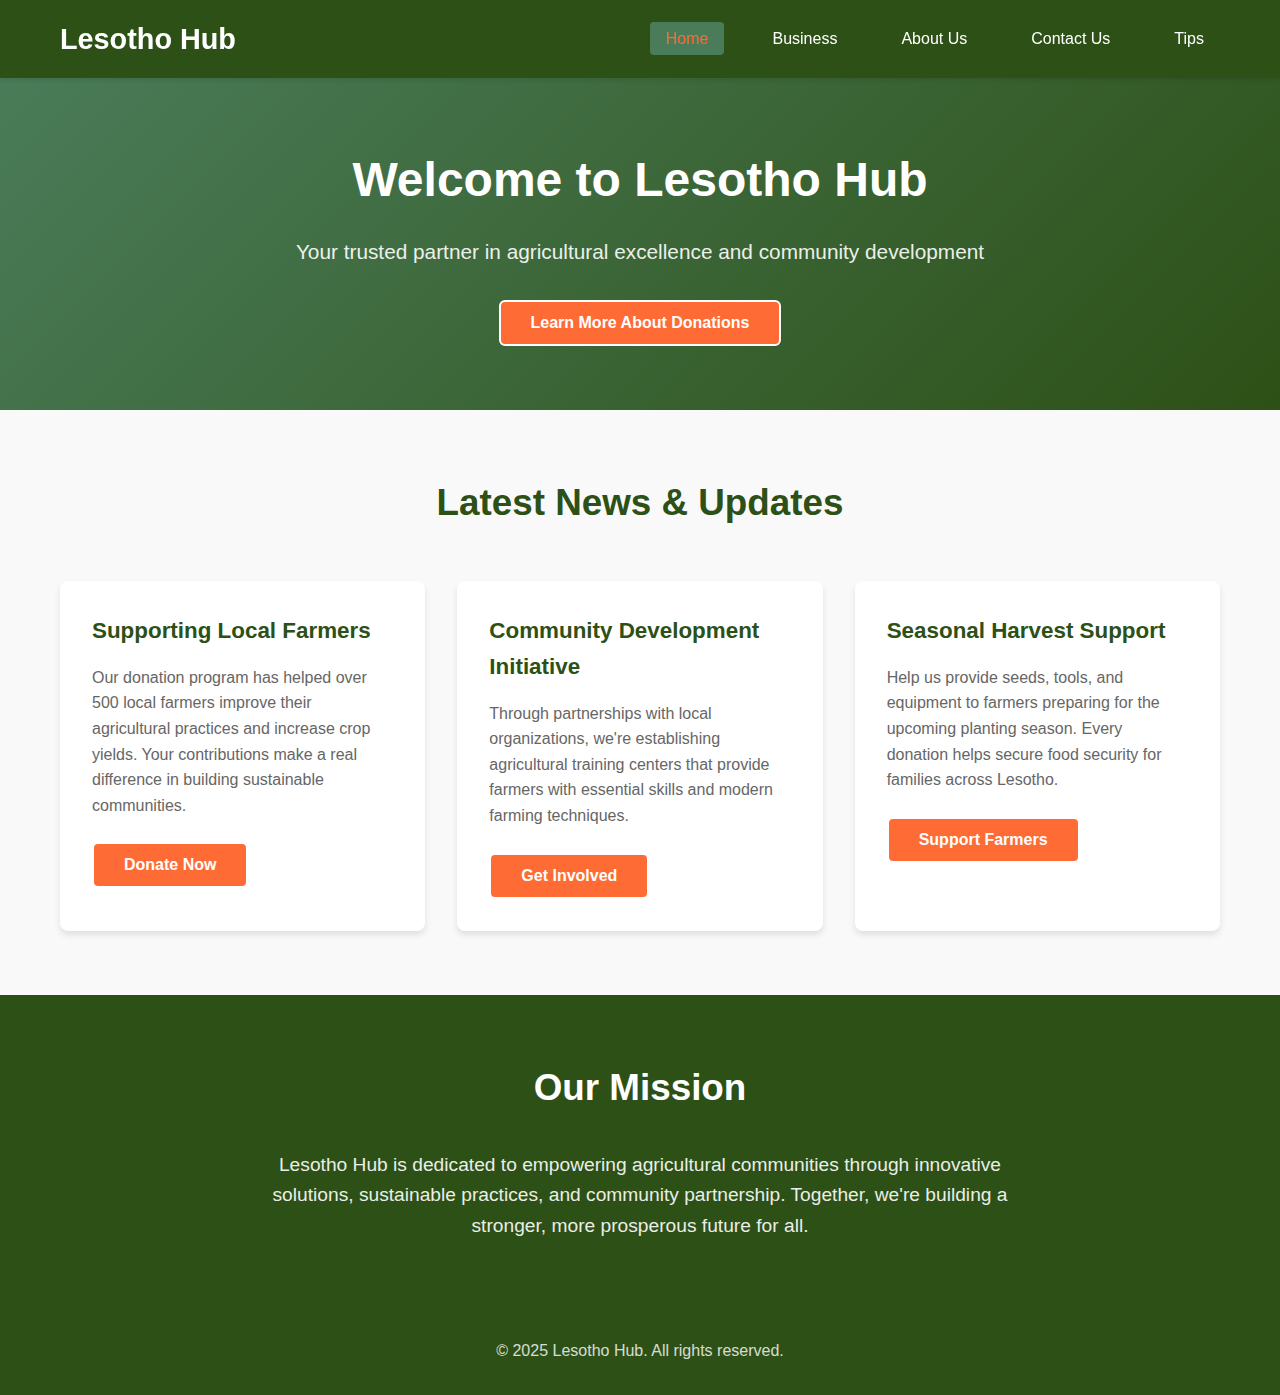
<file: index.html>
<!DOCTYPE html>
<html lang="en">
<head>
    <meta charset="UTF-8">
    <meta name="viewport" content="width=device-width, initial-scale=1.0">
    <title>Lesotho Hub - Home</title>
    <link rel="stylesheet" href="style.css">
</head>
<body>
    <header>
        <div class="container">
            <div class="logo">
                <h1>Lesotho Hub</h1>
            </div>
            <nav>
                <ul>
                    <li><a href="index.html" class="active">Home</a></li>
                    <li><a href="/business">Business</a></li>
                    <li><a href="/about">About Us</a></li>
                    <li><a href="/contact">Contact Us</a></li>
                    <li><a href="/tips">Tips</a></li>
                </ul>
            </nav>
        </div>
    </header>

    <main>
        <section class="hero">
            <div class="container">
                <h2>Welcome to Lesotho Hub</h2>
                <p>Your trusted partner in agricultural excellence and community development</p>
                <button class="cta-button">Learn More About Donations</button>
            </div>
        </section>

        <section class="articles">
            <div class="container">
                <h2>Latest News & Updates</h2>
                <div class="articles-grid">
                    <article class="article-card">
                        <h3>Supporting Local Farmers</h3>
                        <p>Our donation program has helped over 500 local farmers improve their agricultural practices and increase crop yields. Your contributions make a real difference in building sustainable communities.</p>
                        <button class="article-button">Donate Now</button>
                    </article>
                    
                    <article class="article-card">
                        <h3>Community Development Initiative</h3>
                        <p>Through partnerships with local organizations, we're establishing agricultural training centers that provide farmers with essential skills and modern farming techniques.</p>
                        <button class="article-button">Get Involved</button>
                    </article>
                    
                    <article class="article-card">
                        <h3>Seasonal Harvest Support</h3>
                        <p>Help us provide seeds, tools, and equipment to farmers preparing for the upcoming planting season. Every donation helps secure food security for families across Lesotho.</p>
                        <button class="article-button">Support Farmers</button>
                    </article>
                </div>
            </div>
        </section>

        <section class="mission">
            <div class="container">
                <h2>Our Mission</h2>
                <p>Lesotho Hub is dedicated to empowering agricultural communities through innovative solutions, sustainable practices, and community partnership. Together, we're building a stronger, more prosperous future for all.</p>
            </div>
        </section>
    </main>

    <footer>
        <div class="container">
            <p>&copy; 2025 Lesotho Hub. All rights reserved.</p>
        </div>
    </footer>
</body>
</html>
</file>
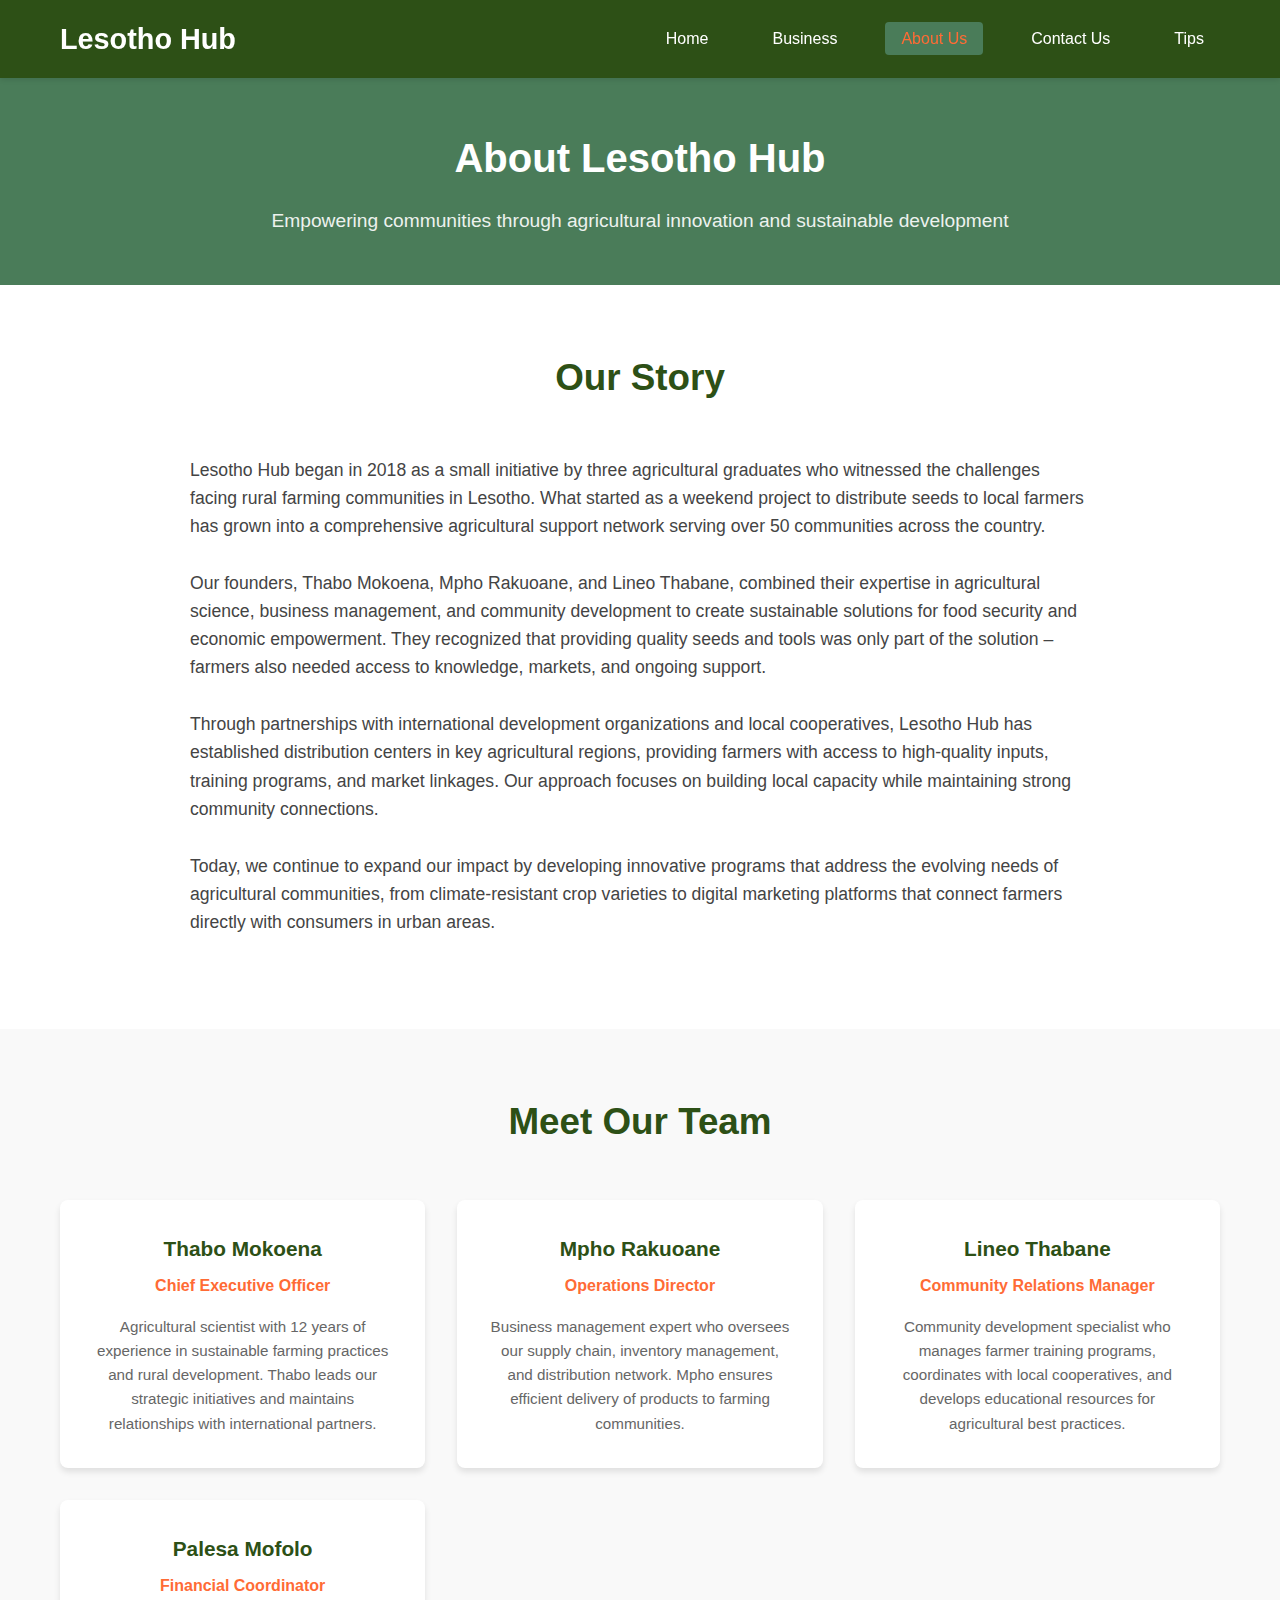
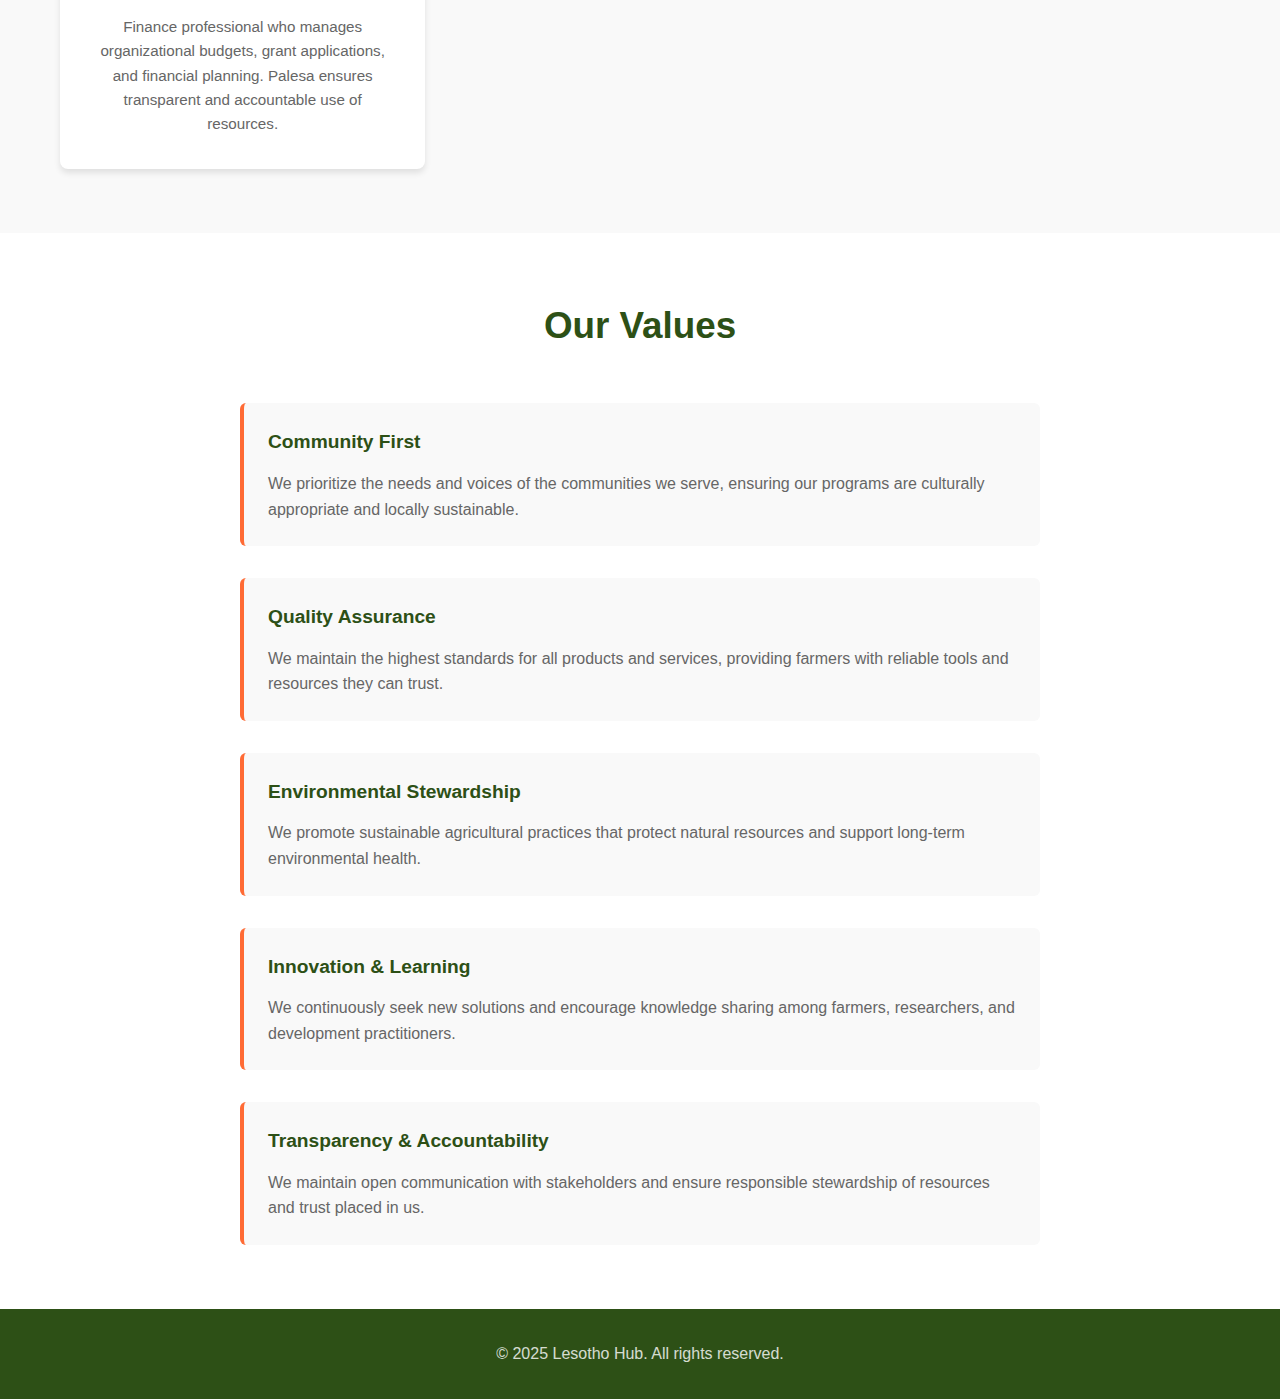
<file: about.html>
<!DOCTYPE html>
<html lang="en">
<head>
    <meta charset="UTF-8">
    <meta name="viewport" content="width=device-width, initial-scale=1.0">
    <title>Lesotho Hub - About Us</title>
    <link rel="stylesheet" href="style.css">
</head>
<body>
    <header>
        <div class="container">
            <div class="logo">
                <h1>Lesotho Hub</h1>
            </div>
            <nav>
                <ul>
                    <li><a href="/">Home</a></li>
                    <li><a href="/business">Business</a></li>
                    <li><a href="/about" class="active">About Us</a></li>
                    <li><a href="/contact">Contact Us</a></li>
                    <li><a href="/tips">Tips</a></li>
                </ul>
            </nav>
        </div>
    </header>

    <main>
        <section class="page-header">
            <div class="container">
                <h2>About Lesotho Hub</h2>
                <p>Empowering communities through agricultural innovation and sustainable development</p>
            </div>
        </section>

        <section class="company-story">
            <div class="container">
                <h2>Our Story</h2>
                <div class="story-content">
                    <p>Lesotho Hub began in 2018 as a small initiative by three agricultural graduates who witnessed the challenges facing rural farming communities in Lesotho. What started as a weekend project to distribute seeds to local farmers has grown into a comprehensive agricultural support network serving over 50 communities across the country.</p>
                    
                    <p>Our founders, Thabo Mokoena, Mpho Rakuoane, and Lineo Thabane, combined their expertise in agricultural science, business management, and community development to create sustainable solutions for food security and economic empowerment. They recognized that providing quality seeds and tools was only part of the solution – farmers also needed access to knowledge, markets, and ongoing support.</p>
                    
                    <p>Through partnerships with international development organizations and local cooperatives, Lesotho Hub has established distribution centers in key agricultural regions, providing farmers with access to high-quality inputs, training programs, and market linkages. Our approach focuses on building local capacity while maintaining strong community connections.</p>
                    
                    <p>Today, we continue to expand our impact by developing innovative programs that address the evolving needs of agricultural communities, from climate-resistant crop varieties to digital marketing platforms that connect farmers directly with consumers in urban areas.</p>
                </div>
            </div>
        </section>

        <section class="team">
            <div class="container">
                <h2>Meet Our Team</h2>
                <div class="team-grid">
                    <div class="team-member">
                        <h3>Thabo Mokoena</h3>
                        <h4>Chief Executive Officer</h4>
                        <p>Agricultural scientist with 12 years of experience in sustainable farming practices and rural development. Thabo leads our strategic initiatives and maintains relationships with international partners.</p>
                    </div>
                    
                    <div class="team-member">
                        <h3>Mpho Rakuoane</h3>
                        <h4>Operations Director</h4>
                        <p>Business management expert who oversees our supply chain, inventory management, and distribution network. Mpho ensures efficient delivery of products to farming communities.</p>
                    </div>
                    
                    <div class="team-member">
                        <h3>Lineo Thabane</h3>
                        <h4>Community Relations Manager</h4>
                        <p>Community development specialist who manages farmer training programs, coordinates with local cooperatives, and develops educational resources for agricultural best practices.</p>
                    </div>
                    
                    <div class="team-member">
                        <h3>Palesa Mofolo</h3>
                        <h4>Financial Coordinator</h4>
                        <p>Finance professional who manages organizational budgets, grant applications, and financial planning. Palesa ensures transparent and accountable use of resources.</p>
                    </div>
                </div>
            </div>
        </section>

        <section class="values">
            <div class="container">
                <h2>Our Values</h2>
                <div class="values-list">
                    <div class="value-item">
                        <h3>Community First</h3>
                        <p>We prioritize the needs and voices of the communities we serve, ensuring our programs are culturally appropriate and locally sustainable.</p>
                    </div>
                    
                    <div class="value-item">
                        <h3>Quality Assurance</h3>
                        <p>We maintain the highest standards for all products and services, providing farmers with reliable tools and resources they can trust.</p>
                    </div>
                    
                    <div class="value-item">
                        <h3>Environmental Stewardship</h3>
                        <p>We promote sustainable agricultural practices that protect natural resources and support long-term environmental health.</p>
                    </div>
                    
                    <div class="value-item">
                        <h3>Innovation & Learning</h3>
                        <p>We continuously seek new solutions and encourage knowledge sharing among farmers, researchers, and development practitioners.</p>
                    </div>
                    
                    <div class="value-item">
                        <h3>Transparency & Accountability</h3>
                        <p>We maintain open communication with stakeholders and ensure responsible stewardship of resources and trust placed in us.</p>
                    </div>
                </div>
            </div>
        </section>
    </main>

    <footer>
        <div class="container">
            <p>&copy; 2025 Lesotho Hub. All rights reserved.</p>
        </div>
    </footer>
</body>
</html>
</file>
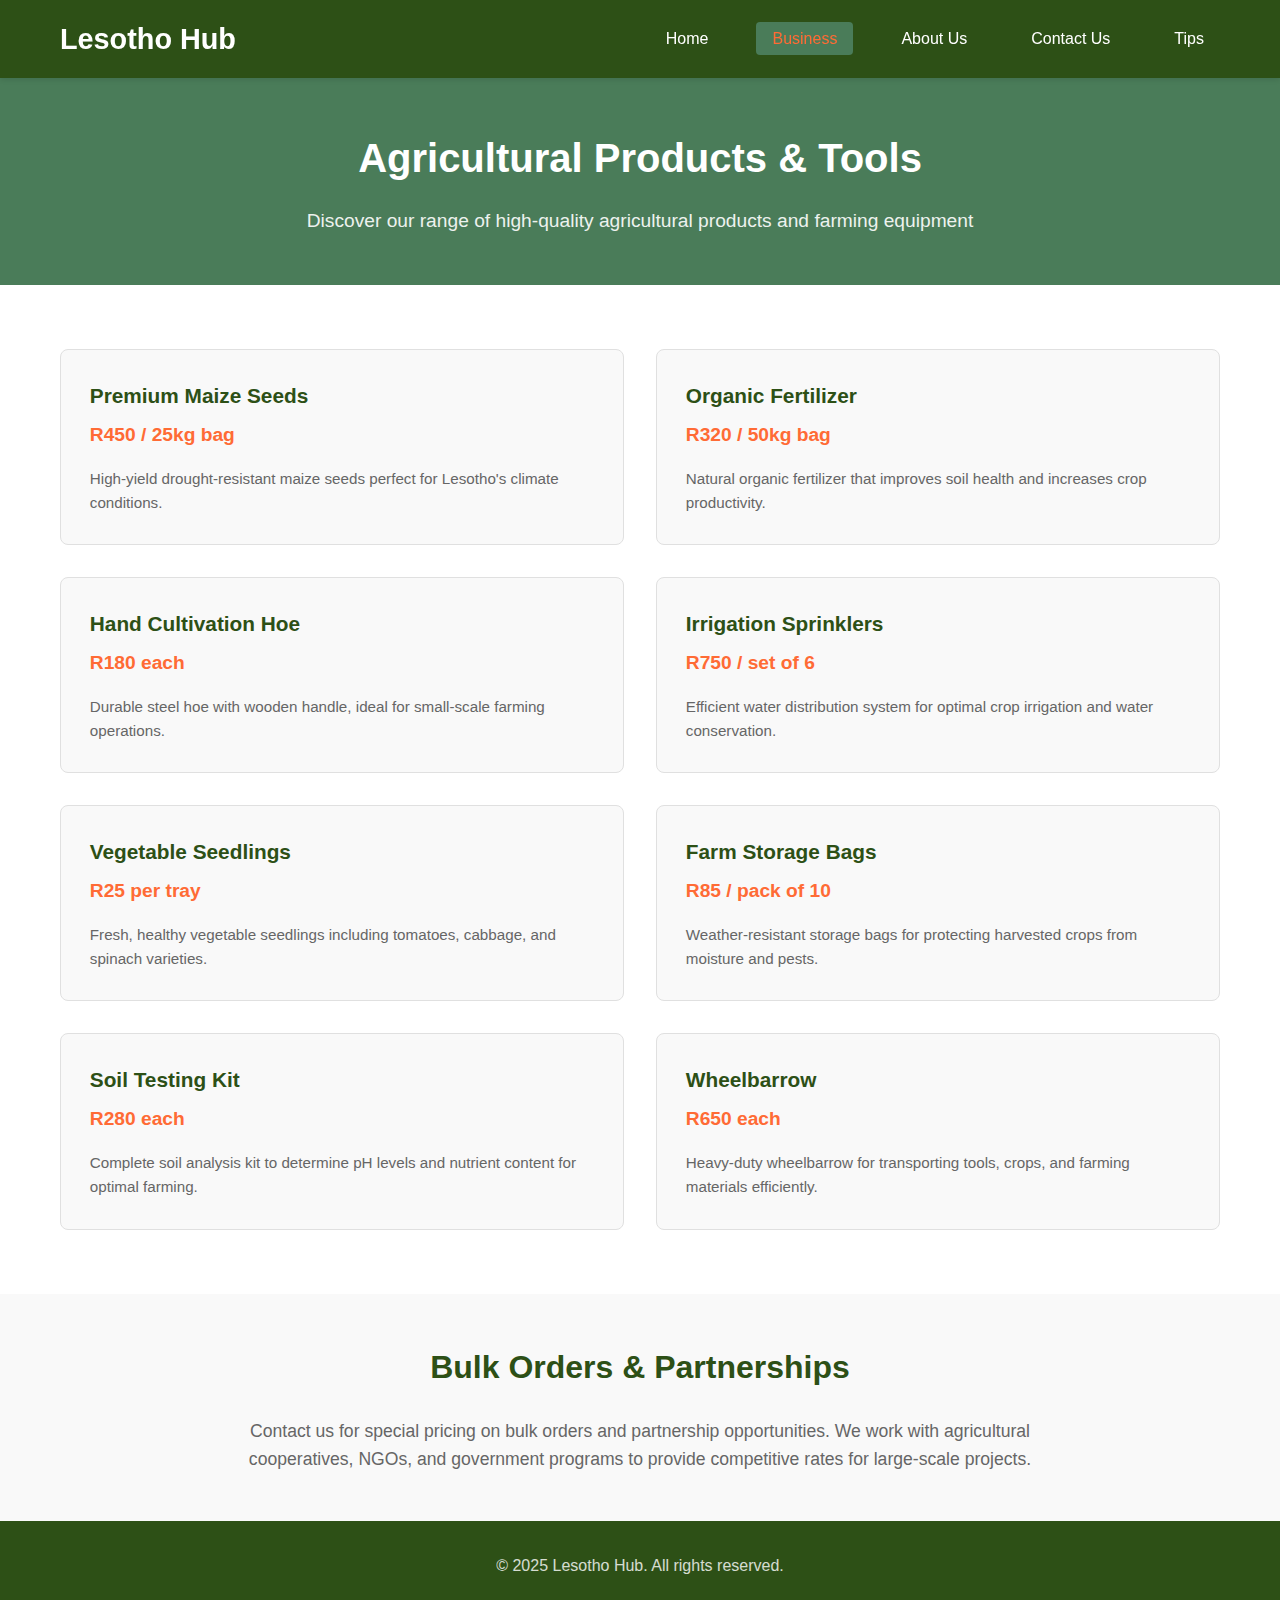
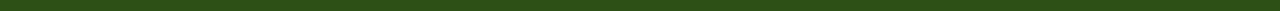
<file: business.html>
<!DOCTYPE html>
<html lang="en">
<head>
    <meta charset="UTF-8">
    <meta name="viewport" content="width=device-width, initial-scale=1.0">
    <title>Lesotho Hub - Business</title>
    <link rel="stylesheet" href="style.css">
</head>
<body>
    <header>
        <div class="container">
            <div class="logo">
                <h1>Lesotho Hub</h1>
            </div>
            <nav>
                <ul>
                    <li><a href="/">Home</a></li>
                    <li><a href="/business" class="active">Business</a></li>
                    <li><a href="/about">About Us</a></li>
                    <li><a href="/contact">Contact Us</a></li>
                    <li><a href="/tips">Tips</a></li>
                </ul>
            </nav>
        </div>
    </header>

    <main>
        <section class="page-header">
            <div class="container">
                <h2>Agricultural Products & Tools</h2>
                <p>Discover our range of high-quality agricultural products and farming equipment</p>
            </div>
        </section>

        <section class="products">
            <div class="container">
                <div class="products-grid">
                    <div class="product-card">
                        <h3>Premium Maize Seeds</h3>
                        <div class="price">R450 / 25kg bag</div>
                        <p>High-yield drought-resistant maize seeds perfect for Lesotho's climate conditions.</p>
                    </div>
                    
                    <div class="product-card">
                        <h3>Organic Fertilizer</h3>
                        <div class="price">R320 / 50kg bag</div>
                        <p>Natural organic fertilizer that improves soil health and increases crop productivity.</p>
                    </div>
                    
                    <div class="product-card">
                        <h3>Hand Cultivation Hoe</h3>
                        <div class="price">R180 each</div>
                        <p>Durable steel hoe with wooden handle, ideal for small-scale farming operations.</p>
                    </div>
                    
                    <div class="product-card">
                        <h3>Irrigation Sprinklers</h3>
                        <div class="price">R750 / set of 6</div>
                        <p>Efficient water distribution system for optimal crop irrigation and water conservation.</p>
                    </div>
                    
                    <div class="product-card">
                        <h3>Vegetable Seedlings</h3>
                        <div class="price">R25 per tray</div>
                        <p>Fresh, healthy vegetable seedlings including tomatoes, cabbage, and spinach varieties.</p>
                    </div>
                    
                    <div class="product-card">
                        <h3>Farm Storage Bags</h3>
                        <div class="price">R85 / pack of 10</div>
                        <p>Weather-resistant storage bags for protecting harvested crops from moisture and pests.</p>
                    </div>
                    
                    <div class="product-card">
                        <h3>Soil Testing Kit</h3>
                        <div class="price">R280 each</div>
                        <p>Complete soil analysis kit to determine pH levels and nutrient content for optimal farming.</p>
                    </div>
                    
                    <div class="product-card">
                        <h3>Wheelbarrow</h3>
                        <div class="price">R650 each</div>
                        <p>Heavy-duty wheelbarrow for transporting tools, crops, and farming materials efficiently.</p>
                    </div>
                </div>
            </div>
        </section>

        <section class="business-info">
            <div class="container">
                <h2>Bulk Orders & Partnerships</h2>
                <p>Contact us for special pricing on bulk orders and partnership opportunities. We work with agricultural cooperatives, NGOs, and government programs to provide competitive rates for large-scale projects.</p>
            </div>
        </section>
    </main>

    <footer>
        <div class="container">
            <p>&copy; 2025 Lesotho Hub. All rights reserved.</p>
        </div>
    </footer>
</body>
</html>
</file>
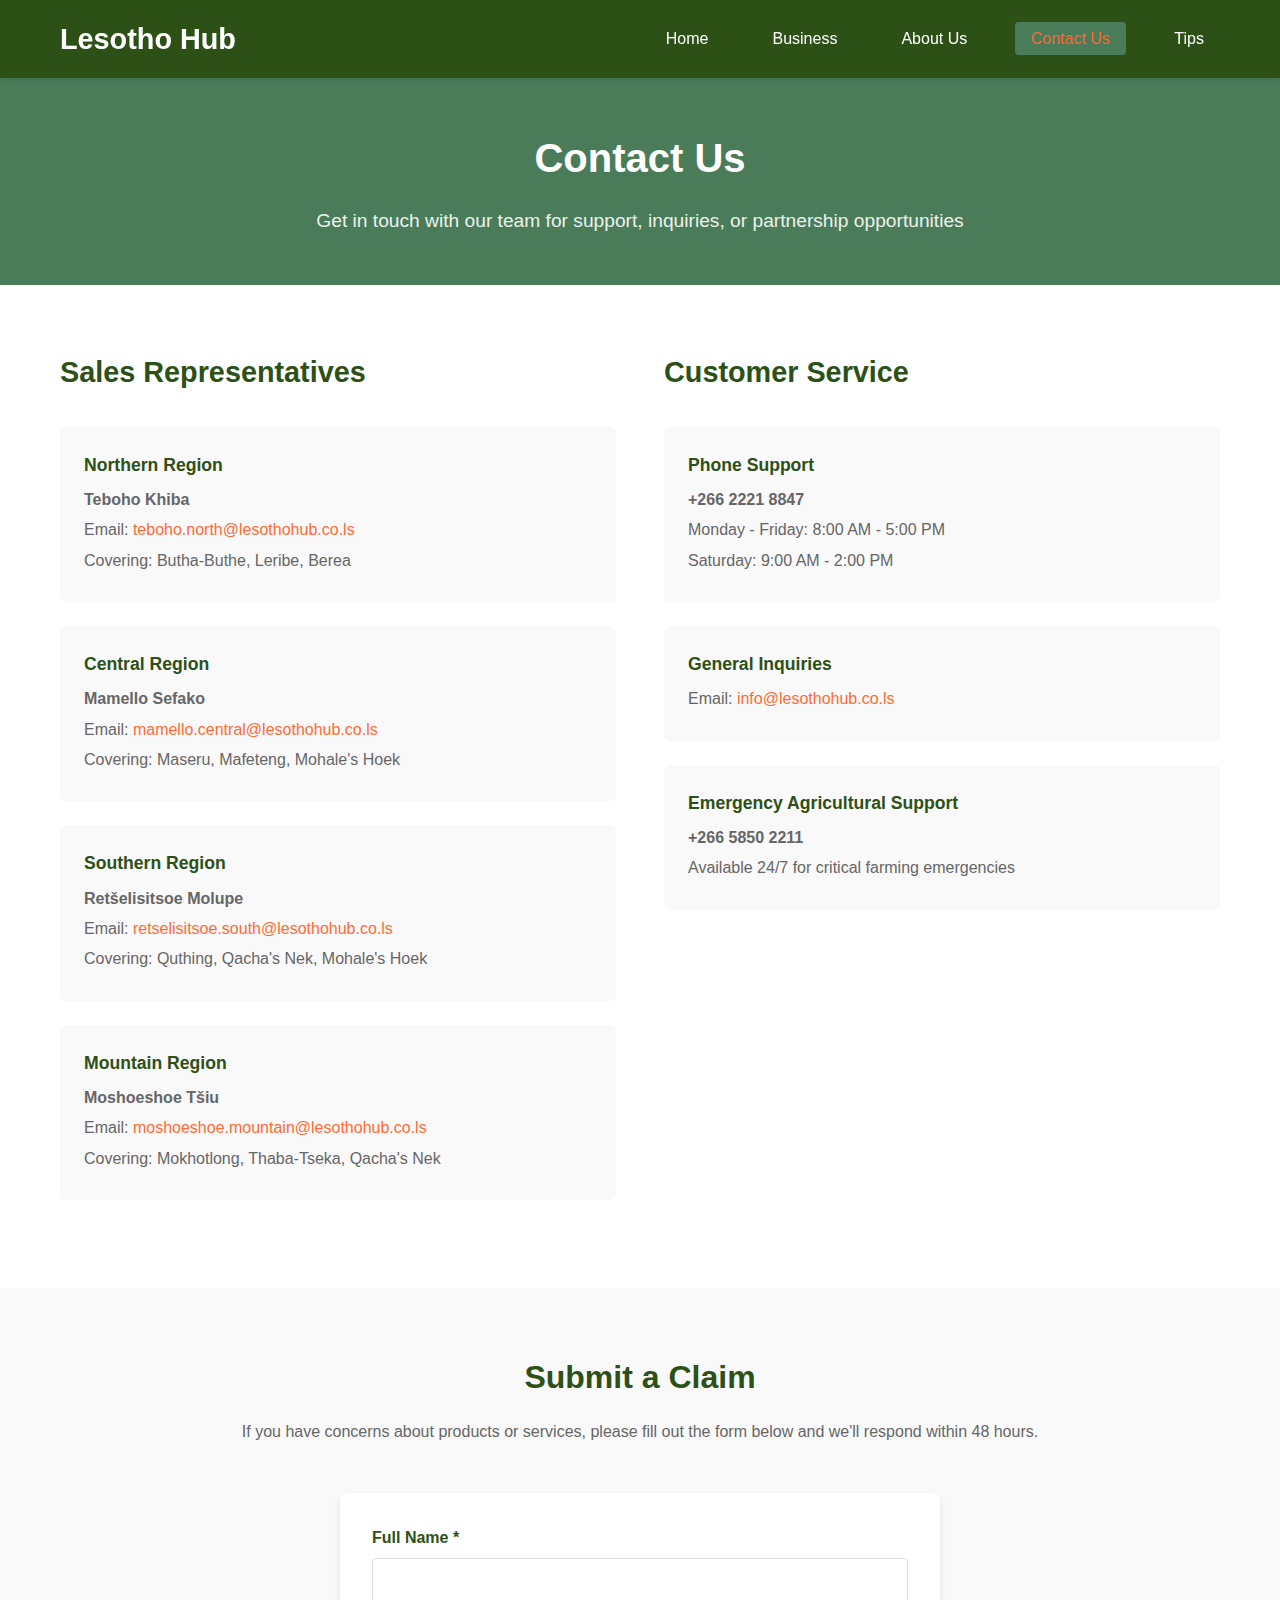
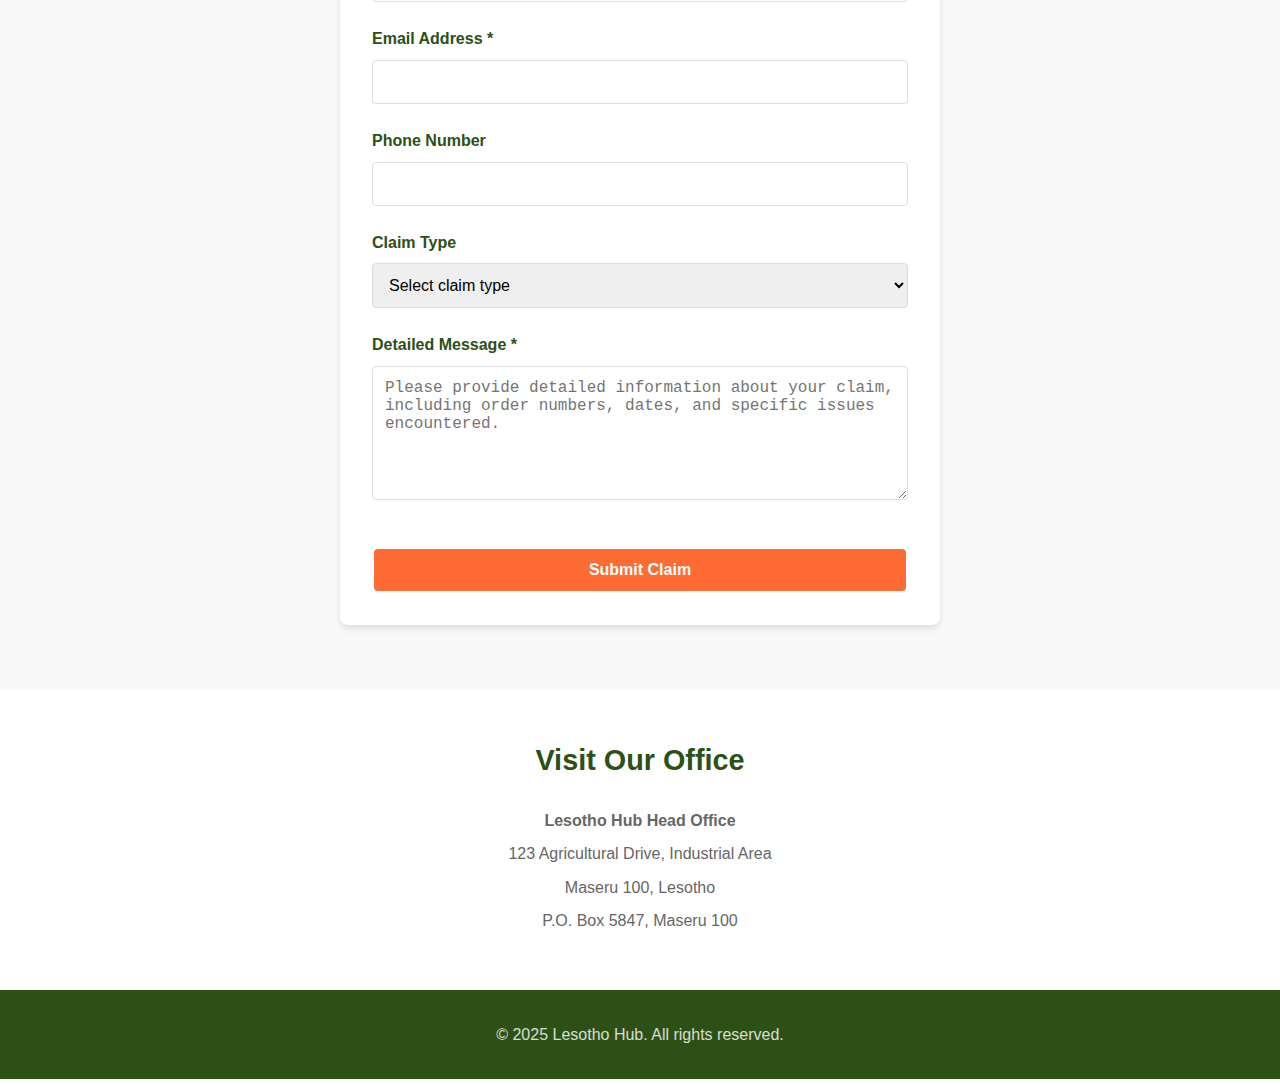
<file: contact.html>
<!DOCTYPE html>
<html lang="en">
<head>
    <meta charset="UTF-8">
    <meta name="viewport" content="width=device-width, initial-scale=1.0">
    <title>Lesotho Hub - Contact Us</title>
    <link rel="stylesheet" href="style.css">
</head>
<body>
    <header>
        <div class="container">
            <div class="logo">
                <h1>Lesotho Hub</h1>
            </div>
            <nav>
                <ul>
                    <li><a href="/">Home</a></li>
                    <li><a href="/business">Business</a></li>
                    <li><a href="/about">About Us</a></li>
                    <li><a href="/contact" class="active">Contact Us</a></li>
                    <li><a href="/tips">Tips</a></li>
                </ul>
            </nav>
        </div>
    </header>

    <main>
        <section class="page-header">
            <div class="container">
                <h2>Contact Us</h2>
                <p>Get in touch with our team for support, inquiries, or partnership opportunities</p>
            </div>
        </section>

        <section class="contact-info">
            <div class="container">
                <div class="contact-grid">
                    <div class="contact-section">
                        <h2>Sales Representatives</h2>
                        <div class="contact-details">
                            <div class="contact-person">
                                <h3>Northern Region</h3>
                                <p><strong>Teboho Khiba</strong></p>
                                <p>Email: <a href="mailto:teboho.north@lesothohub.co.ls">teboho.north@lesothohub.co.ls</a></p>
                                <p>Covering: Butha-Buthe, Leribe, Berea</p>
                            </div>
                            
                            <div class="contact-person">
                                <h3>Central Region</h3>
                                <p><strong>Mamello Sefako</strong></p>
                                <p>Email: <a href="mailto:mamello.central@lesothohub.co.ls">mamello.central@lesothohub.co.ls</a></p>
                                <p>Covering: Maseru, Mafeteng, Mohale's Hoek</p>
                            </div>
                            
                            <div class="contact-person">
                                <h3>Southern Region</h3>
                                <p><strong>Retšelisitsoe Molupe</strong></p>
                                <p>Email: <a href="mailto:retselisitsoe.south@lesothohub.co.ls">retselisitsoe.south@lesothohub.co.ls</a></p>
                                <p>Covering: Quthing, Qacha's Nek, Mohale's Hoek</p>
                            </div>
                            
                            <div class="contact-person">
                                <h3>Mountain Region</h3>
                                <p><strong>Moshoeshoe Tšiu</strong></p>
                                <p>Email: <a href="mailto:moshoeshoe.mountain@lesothohub.co.ls">moshoeshoe.mountain@lesothohub.co.ls</a></p>
                                <p>Covering: Mokhotlong, Thaba-Tseka, Qacha's Nek</p>
                            </div>
                        </div>
                    </div>

                    <div class="contact-section">
                        <h2>Customer Service</h2>
                        <div class="service-info">
                            <div class="service-item">
                                <h3>Phone Support</h3>
                                <p><strong>+266 2221 8847</strong></p>
                                <p>Monday - Friday: 8:00 AM - 5:00 PM</p>
                                <p>Saturday: 9:00 AM - 2:00 PM</p>
                            </div>
                            
                            <div class="service-item">
                                <h3>General Inquiries</h3>
                                <p>Email: <a href="mailto:info@lesothohub.co.ls">info@lesothohub.co.ls</a></p>
                            </div>
                            
                            <div class="service-item">
                                <h3>Emergency Agricultural Support</h3>
                                <p><strong>+266 5850 2211</strong></p>
                                <p>Available 24/7 for critical farming emergencies</p>
                            </div>
                        </div>
                    </div>
                </div>
            </div>
        </section>

        <section class="claims-form">
            <div class="container">
                <h2>Submit a Claim</h2>
                <p>If you have concerns about products or services, please fill out the form below and we'll respond within 48 hours.</p>
                
                <form class="contact-form">
                    <div class="form-group">
                        <label for="name">Full Name *</label>
                        <input type="text" id="name" name="name" required>
                    </div>
                    
                    <div class="form-group">
                        <label for="email">Email Address *</label>
                        <input type="email" id="email" name="email" required>
                    </div>
                    
                    <div class="form-group">
                        <label for="phone">Phone Number</label>
                        <input type="tel" id="phone" name="phone">
                    </div>
                    
                    <div class="form-group">
                        <label for="claim-type">Claim Type</label>
                        <select id="claim-type" name="claim-type">
                            <option value="">Select claim type</option>
                            <option value="product-quality">Product Quality Issue</option>
                            <option value="delivery">Delivery Problem</option>
                            <option value="customer-service">Customer Service Complaint</option>
                            <option value="billing">Billing Dispute</option>
                            <option value="other">Other</option>
                        </select>
                    </div>
                    
                    <div class="form-group">
                        <label for="message">Detailed Message *</label>
                        <textarea id="message" name="message" rows="6" required placeholder="Please provide detailed information about your claim, including order numbers, dates, and specific issues encountered."></textarea>
                    </div>
                    
                    <button type="submit" class="submit-button">Submit Claim</button>
                </form>
            </div>
        </section>

        <section class="location">
            <div class="container">
                <h2>Visit Our Office</h2>
                <div class="location-info">
                    <p><strong>Lesotho Hub Head Office</strong></p>
                    <p>123 Agricultural Drive, Industrial Area</p>
                    <p>Maseru 100, Lesotho</p>
                    <p>P.O. Box 5847, Maseru 100</p>
                </div>
            </div>
        </section>
    </main>

    <footer>
        <div class="container">
            <p>&copy; 2025 Lesotho Hub. All rights reserved.</p>
        </div>
    </footer>
</body>
</html>
</file>
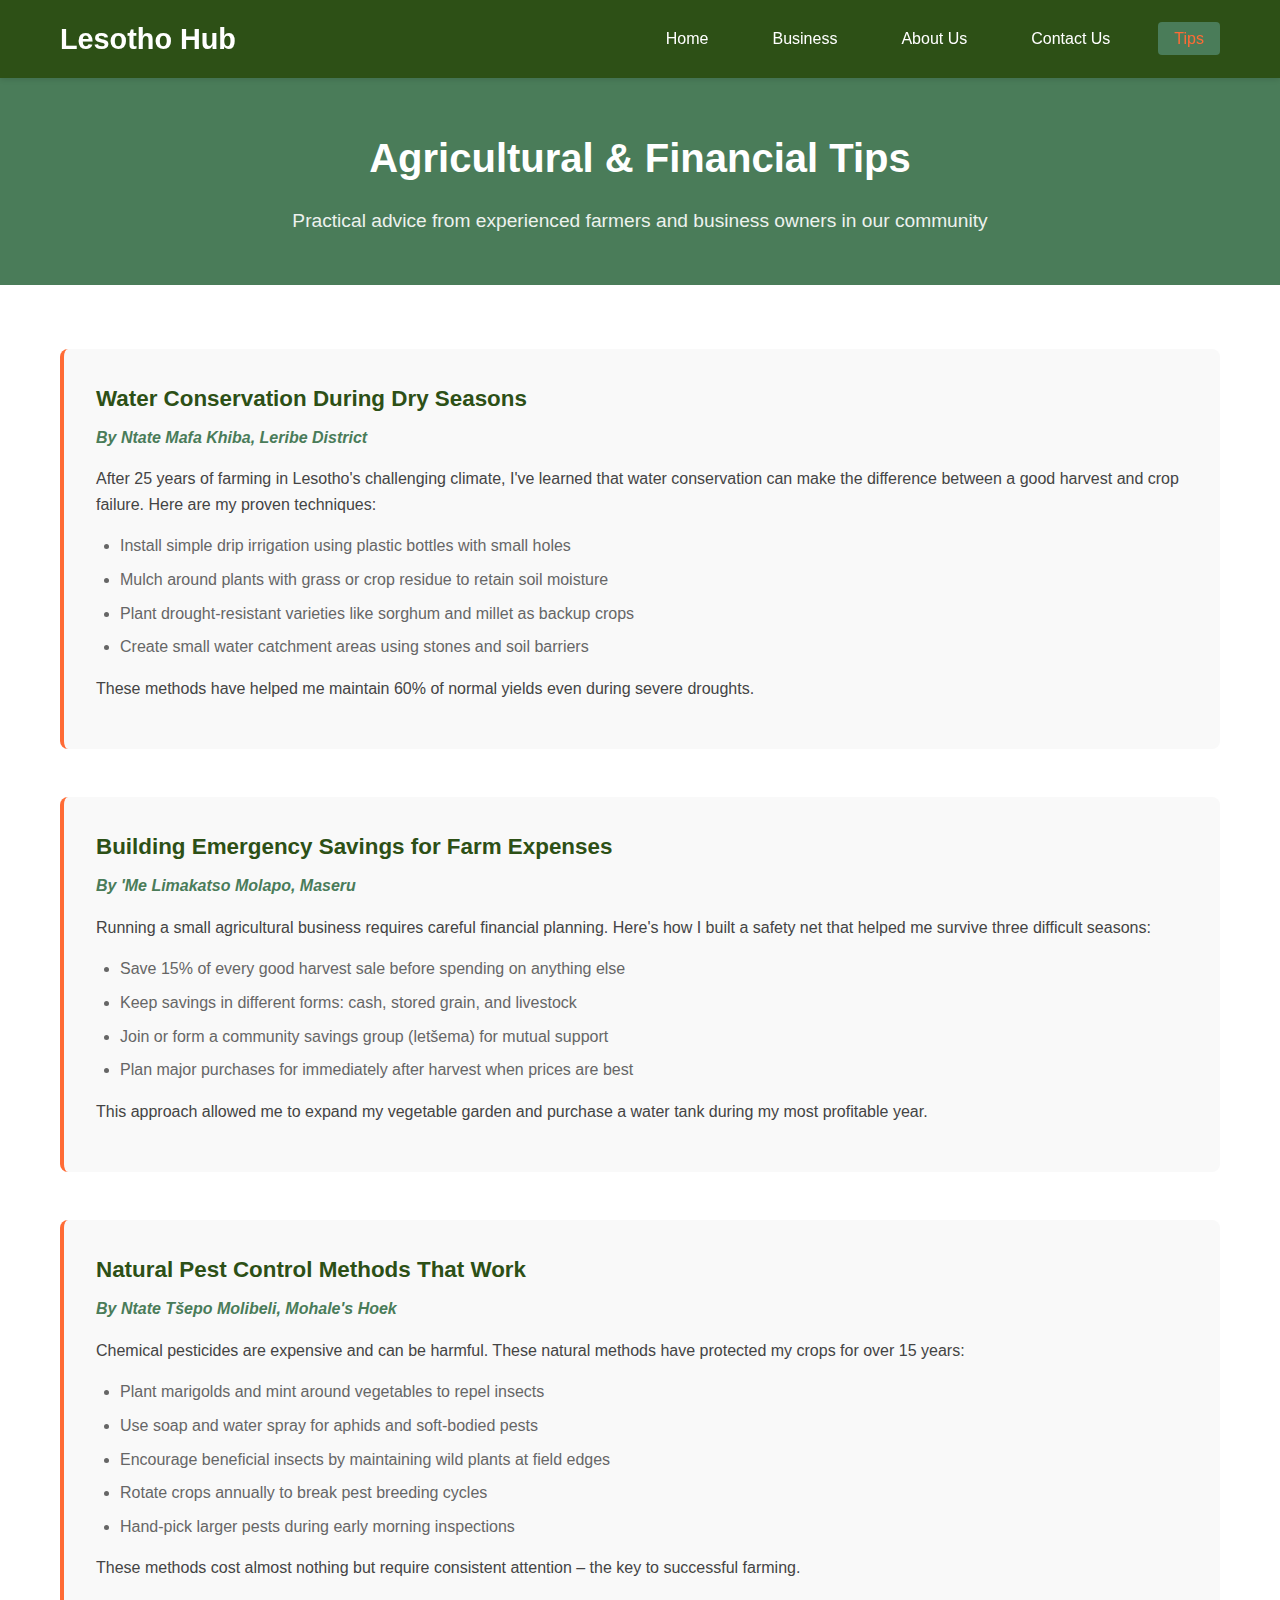
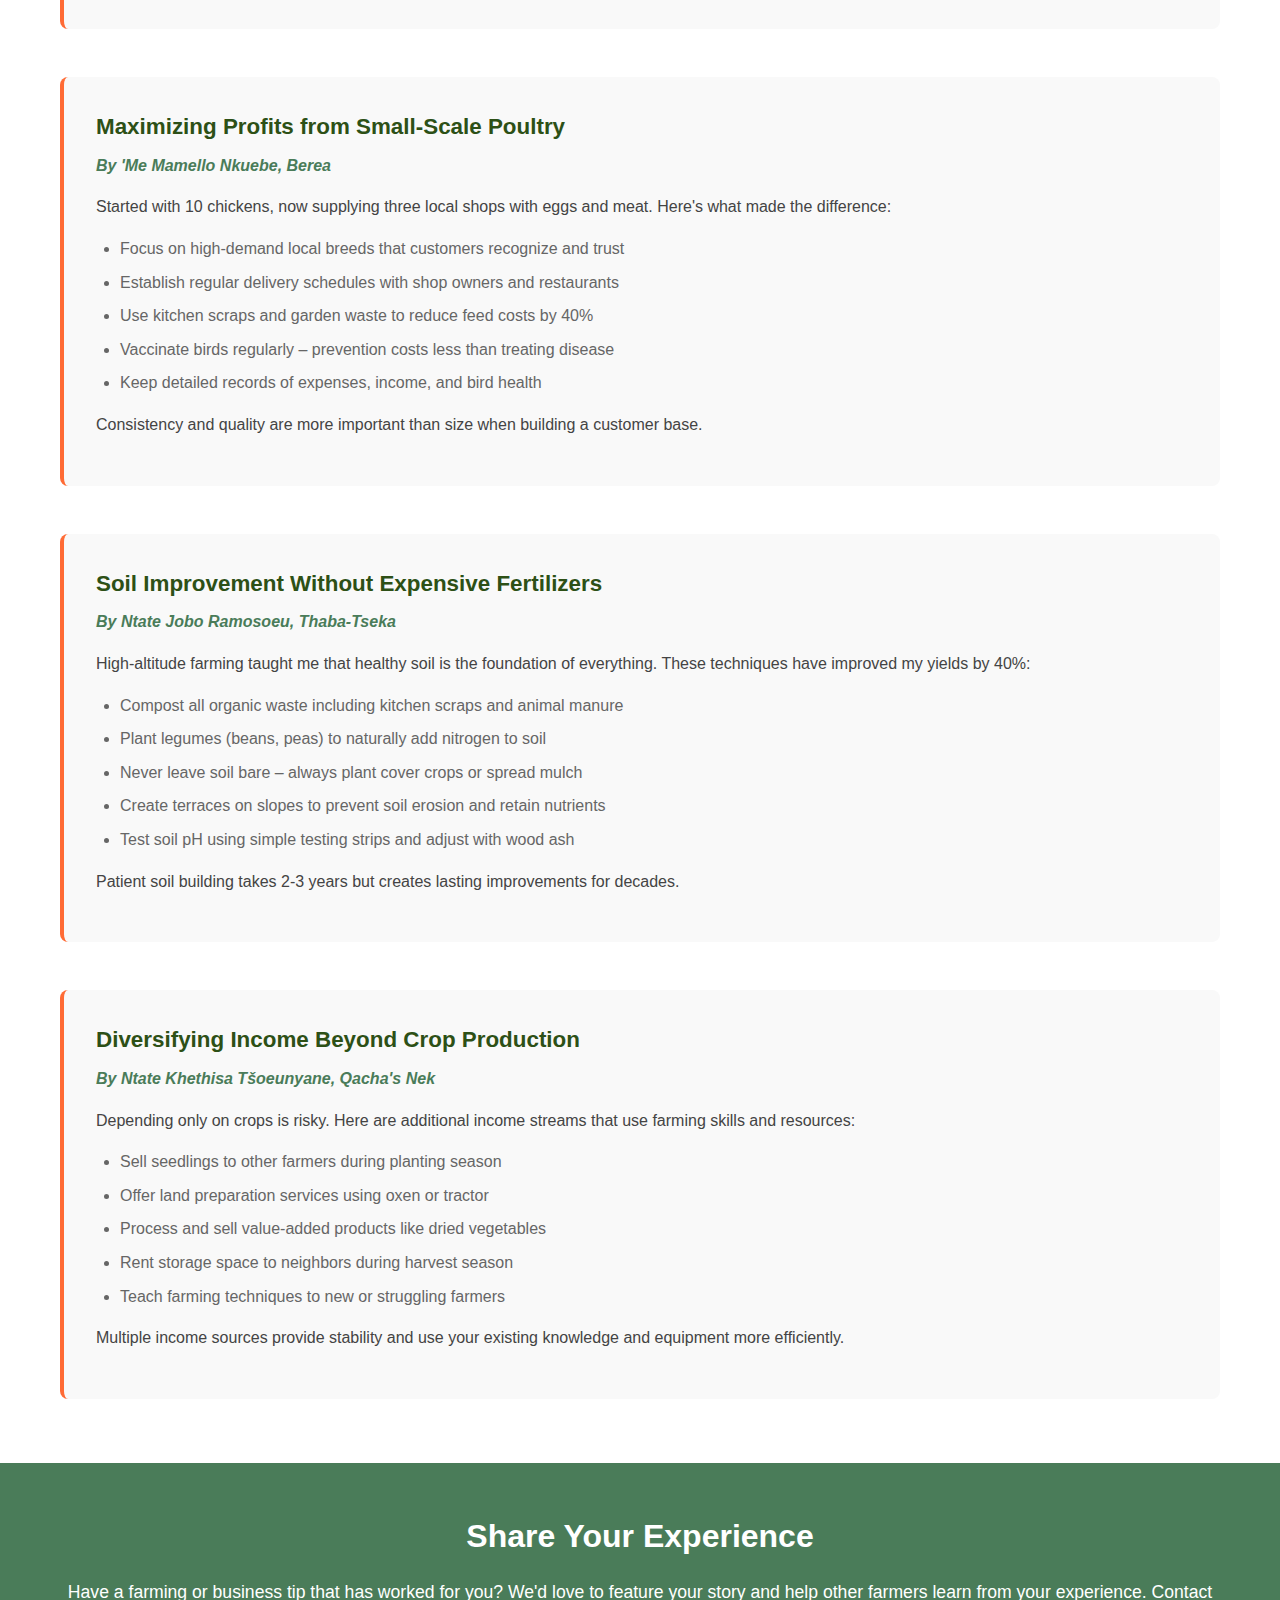
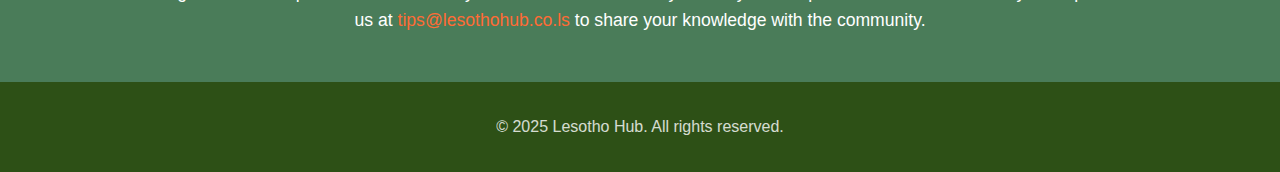
<file: tips.html>
<!DOCTYPE html>
<html lang="en">
<head>
    <meta charset="UTF-8">
    <meta name="viewport" content="width=device-width, initial-scale=1.0">
    <title>Lesotho Hub - Tips</title>
    <link rel="stylesheet" href="style.css">
</head>
<body>
    <header>
        <div class="container">
            <div class="logo">
                <h1>Lesotho Hub</h1>
            </div>
            <nav>
                <ul>
                    <li><a href="/">Home</a></li>
                    <li><a href="/business">Business</a></li>
                    <li><a href="/about">About Us</a></li>
                    <li><a href="/contact">Contact Us</a></li>
                    <li><a href="/tips" class="active">Tips</a></li>
                </ul>
            </nav>
        </div>
    </header>

    <main>
        <section class="page-header">
            <div class="container">
                <h2>Agricultural & Financial Tips</h2>
                <p>Practical advice from experienced farmers and business owners in our community</p>
            </div>
        </section>

        <section class="tips-content">
            <div class="container">
                <div class="tips-grid">
                    <article class="tip-card">
                        <h3>Water Conservation During Dry Seasons</h3>
                        <p class="author">By Ntate Mafa Khiba, Leribe District</p>
                        <div class="tip-content">
                            <p>After 25 years of farming in Lesotho's challenging climate, I've learned that water conservation can make the difference between a good harvest and crop failure. Here are my proven techniques:</p>
                            <ul>
                                <li>Install simple drip irrigation using plastic bottles with small holes</li>
                                <li>Mulch around plants with grass or crop residue to retain soil moisture</li>
                                <li>Plant drought-resistant varieties like sorghum and millet as backup crops</li>
                                <li>Create small water catchment areas using stones and soil barriers</li>
                            </ul>
                            <p>These methods have helped me maintain 60% of normal yields even during severe droughts.</p>
                        </div>
                    </article>

                    <article class="tip-card">
                        <h3>Building Emergency Savings for Farm Expenses</h3>
                        <p class="author">By 'Me Limakatso Molapo, Maseru</p>
                        <div class="tip-content">
                            <p>Running a small agricultural business requires careful financial planning. Here's how I built a safety net that helped me survive three difficult seasons:</p>
                            <ul>
                                <li>Save 15% of every good harvest sale before spending on anything else</li>
                                <li>Keep savings in different forms: cash, stored grain, and livestock</li>
                                <li>Join or form a community savings group (letšema) for mutual support</li>
                                <li>Plan major purchases for immediately after harvest when prices are best</li>
                            </ul>
                            <p>This approach allowed me to expand my vegetable garden and purchase a water tank during my most profitable year.</p>
                        </div>
                    </article>

                    <article class="tip-card">
                        <h3>Natural Pest Control Methods That Work</h3>
                        <p class="author">By Ntate Tšepo Molibeli, Mohale's Hoek</p>
                        <div class="tip-content">
                            <p>Chemical pesticides are expensive and can be harmful. These natural methods have protected my crops for over 15 years:</p>
                            <ul>
                                <li>Plant marigolds and mint around vegetables to repel insects</li>
                                <li>Use soap and water spray for aphids and soft-bodied pests</li>
                                <li>Encourage beneficial insects by maintaining wild plants at field edges</li>
                                <li>Rotate crops annually to break pest breeding cycles</li>
                                <li>Hand-pick larger pests during early morning inspections</li>
                            </ul>
                            <p>These methods cost almost nothing but require consistent attention – the key to successful farming.</p>
                        </div>
                    </article>

                    <article class="tip-card">
                        <h3>Maximizing Profits from Small-Scale Poultry</h3>
                        <p class="author">By 'Me Mamello Nkuebe, Berea</p>
                        <div class="tip-content">
                            <p>Started with 10 chickens, now supplying three local shops with eggs and meat. Here's what made the difference:</p>
                            <ul>
                                <li>Focus on high-demand local breeds that customers recognize and trust</li>
                                <li>Establish regular delivery schedules with shop owners and restaurants</li>
                                <li>Use kitchen scraps and garden waste to reduce feed costs by 40%</li>
                                <li>Vaccinate birds regularly – prevention costs less than treating disease</li>
                                <li>Keep detailed records of expenses, income, and bird health</li>
                            </ul>
                            <p>Consistency and quality are more important than size when building a customer base.</p>
                        </div>
                    </article>

                    <article class="tip-card">
                        <h3>Soil Improvement Without Expensive Fertilizers</h3>
                        <p class="author">By Ntate Jobo Ramosoeu, Thaba-Tseka</p>
                        <div class="tip-content">
                            <p>High-altitude farming taught me that healthy soil is the foundation of everything. These techniques have improved my yields by 40%:</p>
                            <ul>
                                <li>Compost all organic waste including kitchen scraps and animal manure</li>
                                <li>Plant legumes (beans, peas) to naturally add nitrogen to soil</li>
                                <li>Never leave soil bare – always plant cover crops or spread mulch</li>
                                <li>Create terraces on slopes to prevent soil erosion and retain nutrients</li>
                                <li>Test soil pH using simple testing strips and adjust with wood ash</li>
                            </ul>
                            <p>Patient soil building takes 2-3 years but creates lasting improvements for decades.</p>
                        </div>
                    </article>

                    <article class="tip-card">
                        <h3>Diversifying Income Beyond Crop Production</h3>
                        <p class="author">By Ntate Khethisa Tšoeunyane, Qacha's Nek</p>
                        <div class="tip-content">
                            <p>Depending only on crops is risky. Here are additional income streams that use farming skills and resources:</p>
                            <ul>
                                <li>Sell seedlings to other farmers during planting season</li>
                                <li>Offer land preparation services using oxen or tractor</li>
                                <li>Process and sell value-added products like dried vegetables</li>
                                <li>Rent storage space to neighbors during harvest season</li>
                                <li>Teach farming techniques to new or struggling farmers</li>
                            </ul>
                            <p>Multiple income sources provide stability and use your existing knowledge and equipment more efficiently.</p>
                        </div>
                    </article>
                </div>
            </div>
        </section>

        <section class="submit-tip">
            <div class="container">
                <h2>Share Your Experience</h2>
                <p>Have a farming or business tip that has worked for you? We'd love to feature your story and help other farmers learn from your experience. Contact us at <a href="mailto:tips@lesothohub.co.ls">tips@lesothohub.co.ls</a> to share your knowledge with the community.</p>
            </div>
        </section>
    </main>

    <footer>
        <div class="container">
            <p>&copy; 2025 Lesotho Hub. All rights reserved.</p>
        </div>
    </footer>
</body>
</html>
</file>
<file: style.css>
/* CSS Reset and Base Styles */
* {
    margin: 0;
    padding: 0;
    box-sizing: border-box;
}

body {
    font-family: 'Segoe UI', Tahoma, Geneva, Verdana, sans-serif;
    line-height: 1.6;
    color: #333;
    background-color: #ffffff;
}

.container {
    max-width: 1200px;
    margin: 0 auto;
    padding: 0 20px;
}

/* Header Styles */
header {
    background-color: #2D5016;
    color: white;
    padding: 1rem 0;
    position: sticky;
    top: 0;
    z-index: 100;
    box-shadow: 0 2px 5px rgba(0,0,0,0.1);
}

header .container {
    display: flex;
    justify-content: space-between;
    align-items: center;
    flex-wrap: wrap;
}

.logo h1 {
    font-size: 1.8rem;
    font-weight: 700;
    color: white;
}

nav ul {
    list-style: none;
    display: flex;
    gap: 2rem;
    flex-wrap: wrap;
}

nav a {
    color: white;
    text-decoration: none;
    font-weight: 500;
    transition: color 0.3s ease;
    padding: 0.5rem 1rem;
    border-radius: 4px;
}

nav a:hover,
nav a.active {
    background-color: #4A7C59;
    color: #FF6B35;
}

/* Hero Section */
.hero {
    background: linear-gradient(135deg, #4A7C59 0%, #2D5016 100%);
    color: white;
    padding: 4rem 0;
    text-align: center;
}

.hero h2 {
    font-size: 3rem;
    margin-bottom: 1rem;
    font-weight: 700;
}

.hero p {
    font-size: 1.3rem;
    margin-bottom: 2rem;
    opacity: 0.9;
}

/* Button Styles */
.cta-button,
.article-button,
.submit-button {
    background-color: #FF6B35;
    color: white;
    padding: 12px 30px;
    border: 2px solid white;
    border-radius: 6px;
    font-size: 1rem;
    font-weight: 600;
    cursor: pointer;
    transition: all 0.3s ease;
    text-decoration: none;
    display: inline-block;
}

.cta-button:hover,
.article-button:hover,
.submit-button:hover {
    background-color: #E55A2B;
    transform: translateY(-2px);
    box-shadow: 0 4px 8px rgba(0,0,0,0.2);
}

/* Page Header */
.page-header {
    background-color: #4A7C59;
    color: white;
    padding: 3rem 0;
    text-align: center;
}

.page-header h2 {
    font-size: 2.5rem;
    margin-bottom: 1rem;
}

.page-header p {
    font-size: 1.2rem;
    opacity: 0.9;
}

/* Articles Section */
.articles {
    padding: 4rem 0;
    background-color: #f9f9f9;
}

.articles h2 {
    text-align: center;
    font-size: 2.3rem;
    margin-bottom: 3rem;
    color: #2D5016;
}

.articles-grid {
    display: grid;
    grid-template-columns: repeat(auto-fit, minmax(350px, 1fr));
    gap: 2rem;
}

.article-card {
    background: white;
    padding: 2rem;
    border-radius: 8px;
    box-shadow: 0 4px 6px rgba(0,0,0,0.1);
    transition: transform 0.3s ease, box-shadow 0.3s ease;
}

.article-card:hover {
    transform: translateY(-5px);
    box-shadow: 0 8px 15px rgba(0,0,0,0.15);
}

.article-card h3 {
    color: #2D5016;
    font-size: 1.4rem;
    margin-bottom: 1rem;
}

.article-card p {
    margin-bottom: 1.5rem;
    color: #666;
}

/* Products Section */
.products {
    padding: 4rem 0;
    background-color: white;
}

.products-grid {
    display: grid;
    grid-template-columns: repeat(2, 1fr);
    gap: 2rem;
}

.product-card {
    background: #f9f9f9;
    padding: 1.8rem;
    border-radius: 8px;
    border: 1px solid #e0e0e0;
    transition: transform 0.3s ease, box-shadow 0.3s ease;
}

.product-card:hover {
    transform: translateY(-3px);
    box-shadow: 0 6px 12px rgba(0,0,0,0.1);
}

.product-card h3 {
    color: #2D5016;
    font-size: 1.3rem;
    margin-bottom: 0.5rem;
}

.price {
    font-size: 1.2rem;
    font-weight: 700;
    color: #FF6B35;
    margin-bottom: 1rem;
}

.product-card p {
    color: #666;
    font-size: 0.95rem;
}

/* Mission Section */
.mission {
    padding: 4rem 0;
    background-color: #2D5016;
    color: white;
    text-align: center;
}

.mission h2 {
    font-size: 2.3rem;
    margin-bottom: 2rem;
}

.mission p {
    font-size: 1.2rem;
    max-width: 800px;
    margin: 0 auto;
    opacity: 0.9;
}

/* Company Story */
.company-story {
    padding: 4rem 0;
    background-color: white;
}

.company-story h2 {
    text-align: center;
    font-size: 2.3rem;
    margin-bottom: 3rem;
    color: #2D5016;
}

.story-content p {
    font-size: 1.1rem;
    margin-bottom: 1.8rem;
    color: #444;
    max-width: 900px;
    margin-left: auto;
    margin-right: auto;
}

/* Team Section */
.team {
    padding: 4rem 0;
    background-color: #f9f9f9;
}

.team h2 {
    text-align: center;
    font-size: 2.3rem;
    margin-bottom: 3rem;
    color: #2D5016;
}

.team-grid {
    display: grid;
    grid-template-columns: repeat(auto-fit, minmax(280px, 1fr));
    gap: 2rem;
}

.team-member {
    background: white;
    padding: 2rem;
    border-radius: 8px;
    box-shadow: 0 4px 6px rgba(0,0,0,0.1);
    text-align: center;
}

.team-member h3 {
    color: #2D5016;
    font-size: 1.3rem;
    margin-bottom: 0.5rem;
}

.team-member h4 {
    color: #FF6B35;
    font-size: 1rem;
    margin-bottom: 1rem;
}

.team-member p {
    color: #666;
    font-size: 0.95rem;
}

/* Values Section */
.values {
    padding: 4rem 0;
    background-color: white;
}

.values h2 {
    text-align: center;
    font-size: 2.3rem;
    margin-bottom: 3rem;
    color: #2D5016;
}

.values-list {
    display: grid;
    gap: 2rem;
    max-width: 800px;
    margin: 0 auto;
}

.value-item {
    padding: 1.5rem;
    background-color: #f9f9f9;
    border-left: 4px solid #FF6B35;
    border-radius: 6px;
}

.value-item h3 {
    color: #2D5016;
    font-size: 1.2rem;
    margin-bottom: 0.8rem;
}

.value-item p {
    color: #666;
}

/* Contact Sections */
.contact-info {
    padding: 4rem 0;
    background-color: white;
}

.contact-grid {
    display: grid;
    grid-template-columns: repeat(auto-fit, minmax(400px, 1fr));
    gap: 3rem;
}

.contact-section h2 {
    color: #2D5016;
    font-size: 1.8rem;
    margin-bottom: 2rem;
}

.contact-person,
.service-item {
    background-color: #f9f9f9;
    padding: 1.5rem;
    border-radius: 6px;
    margin-bottom: 1.5rem;
}

.contact-person h3,
.service-item h3 {
    color: #2D5016;
    font-size: 1.1rem;
    margin-bottom: 0.5rem;
}

.contact-person p,
.service-item p {
    margin-bottom: 0.3rem;
    color: #666;
}

.contact-person a,
.service-item a {
    color: #FF6B35;
    text-decoration: none;
}

.contact-person a:hover,
.service-item a:hover {
    text-decoration: underline;
}

/* Claims Form */
.claims-form {
    padding: 4rem 0;
    background-color: #f9f9f9;
}

.claims-form h2 {
    text-align: center;
    color: #2D5016;
    font-size: 2rem;
    margin-bottom: 1rem;
}

.claims-form > .container > p {
    text-align: center;
    margin-bottom: 3rem;
    color: #666;
}

.contact-form {
    max-width: 600px;
    margin: 0 auto;
    background: white;
    padding: 2rem;
    border-radius: 8px;
    box-shadow: 0 4px 6px rgba(0,0,0,0.1);
}

.form-group {
    margin-bottom: 1.5rem;
}

.form-group label {
    display: block;
    margin-bottom: 0.5rem;
    color: #2D5016;
    font-weight: 600;
}

.form-group input,
.form-group select,
.form-group textarea {
    width: 100%;
    padding: 12px;
    border: 1px solid #ddd;
    border-radius: 4px;
    font-size: 1rem;
    transition: border-color 0.3s ease;
}

.form-group input:focus,
.form-group select:focus,
.form-group textarea:focus {
    outline: none;
    border-color: #4A7C59;
}

.submit-button {
    width: 100%;
    margin-top: 1rem;
}

/* Location Section */
.location {
    padding: 3rem 0;
    background-color: white;
    text-align: center;
}

.location h2 {
    color: #2D5016;
    font-size: 1.8rem;
    margin-bottom: 1.5rem;
}

.location-info p {
    margin-bottom: 0.5rem;
    color: #666;
}

/* Tips Content */
.tips-content {
    padding: 4rem 0;
    background-color: white;
}

.tips-grid {
    display: grid;
    gap: 3rem;
}

.tip-card {
    background: #f9f9f9;
    padding: 2rem;
    border-radius: 8px;
    border-left: 4px solid #FF6B35;
}

.tip-card h3 {
    color: #2D5016;
    font-size: 1.4rem;
    margin-bottom: 0.5rem;
}

.author {
    color: #4A7C59;
    font-style: italic;
    margin-bottom: 1rem;
    font-weight: 600;
}

.tip-content p {
    margin-bottom: 1rem;
    color: #444;
}

.tip-content ul {
    margin-left: 1.5rem;
    margin-bottom: 1rem;
}

.tip-content li {
    margin-bottom: 0.5rem;
    color: #666;
}

/* Submit Tip Section */
.submit-tip {
    padding: 3rem 0;
    background-color: #4A7C59;
    color: white;
    text-align: center;
}

.submit-tip h2 {
    font-size: 2rem;
    margin-bottom: 1rem;
}

.submit-tip p {
    font-size: 1.1rem;
}

.submit-tip a {
    color: #FF6B35;
    text-decoration: none;
}

.submit-tip a:hover {
    text-decoration: underline;
}

/* Business Info */
.business-info {
    padding: 3rem 0;
    background-color: #f9f9f9;
    text-align: center;
}

.business-info h2 {
    color: #2D5016;
    font-size: 2rem;
    margin-bottom: 1.5rem;
}

.business-info p {
    font-size: 1.1rem;
    color: #666;
    max-width: 800px;
    margin: 0 auto;
}

/* Footer */
footer {
    background-color: #2D5016;
    color: white;
    text-align: center;
    padding: 2rem 0;
}

footer p {
    opacity: 0.8;
}

/* Responsive Design */
@media (max-width: 768px) {
    .container {
        padding: 0 15px;
    }
    
    header .container {
        flex-direction: column;
        gap: 1rem;
    }
    
    nav ul {
        justify-content: center;
        gap: 1rem;
    }
    
    .hero h2 {
        font-size: 2rem;
    }
    
    .hero p {
        font-size: 1.1rem;
    }
    
    .page-header h2 {
        font-size: 2rem;
    }
    
    .articles-grid {
        grid-template-columns: 1fr;
    }
    
    .products-grid {
        grid-template-columns: 1fr;
    }
    
    .team-grid {
        grid-template-columns: 1fr;
    }
    
    .contact-grid {
        grid-template-columns: 1fr;
    }
    
    nav ul {
        flex-direction: column;
        width: 100%;
    }
    
    nav a {
        text-align: center;
    }
}

@media (max-width: 480px) {
    .hero {
        padding: 2rem 0;
    }
    
    .hero h2 {
        font-size: 1.8rem;
    }
    
    .page-header {
        padding: 2rem 0;
    }
    
    .page-header h2 {
        font-size: 1.8rem;
    }
    
    .articles,
    .products,
    .company-story,
    .team,
    .values,
    .contact-info,
    .claims-form,
    .tips-content {
        padding: 2rem 0;
    }
    
    .article-card,
    .product-card,
    .team-member {
        padding: 1.5rem;
    }
    
    .contact-form {
        padding: 1.5rem;
    }
}
</file>
